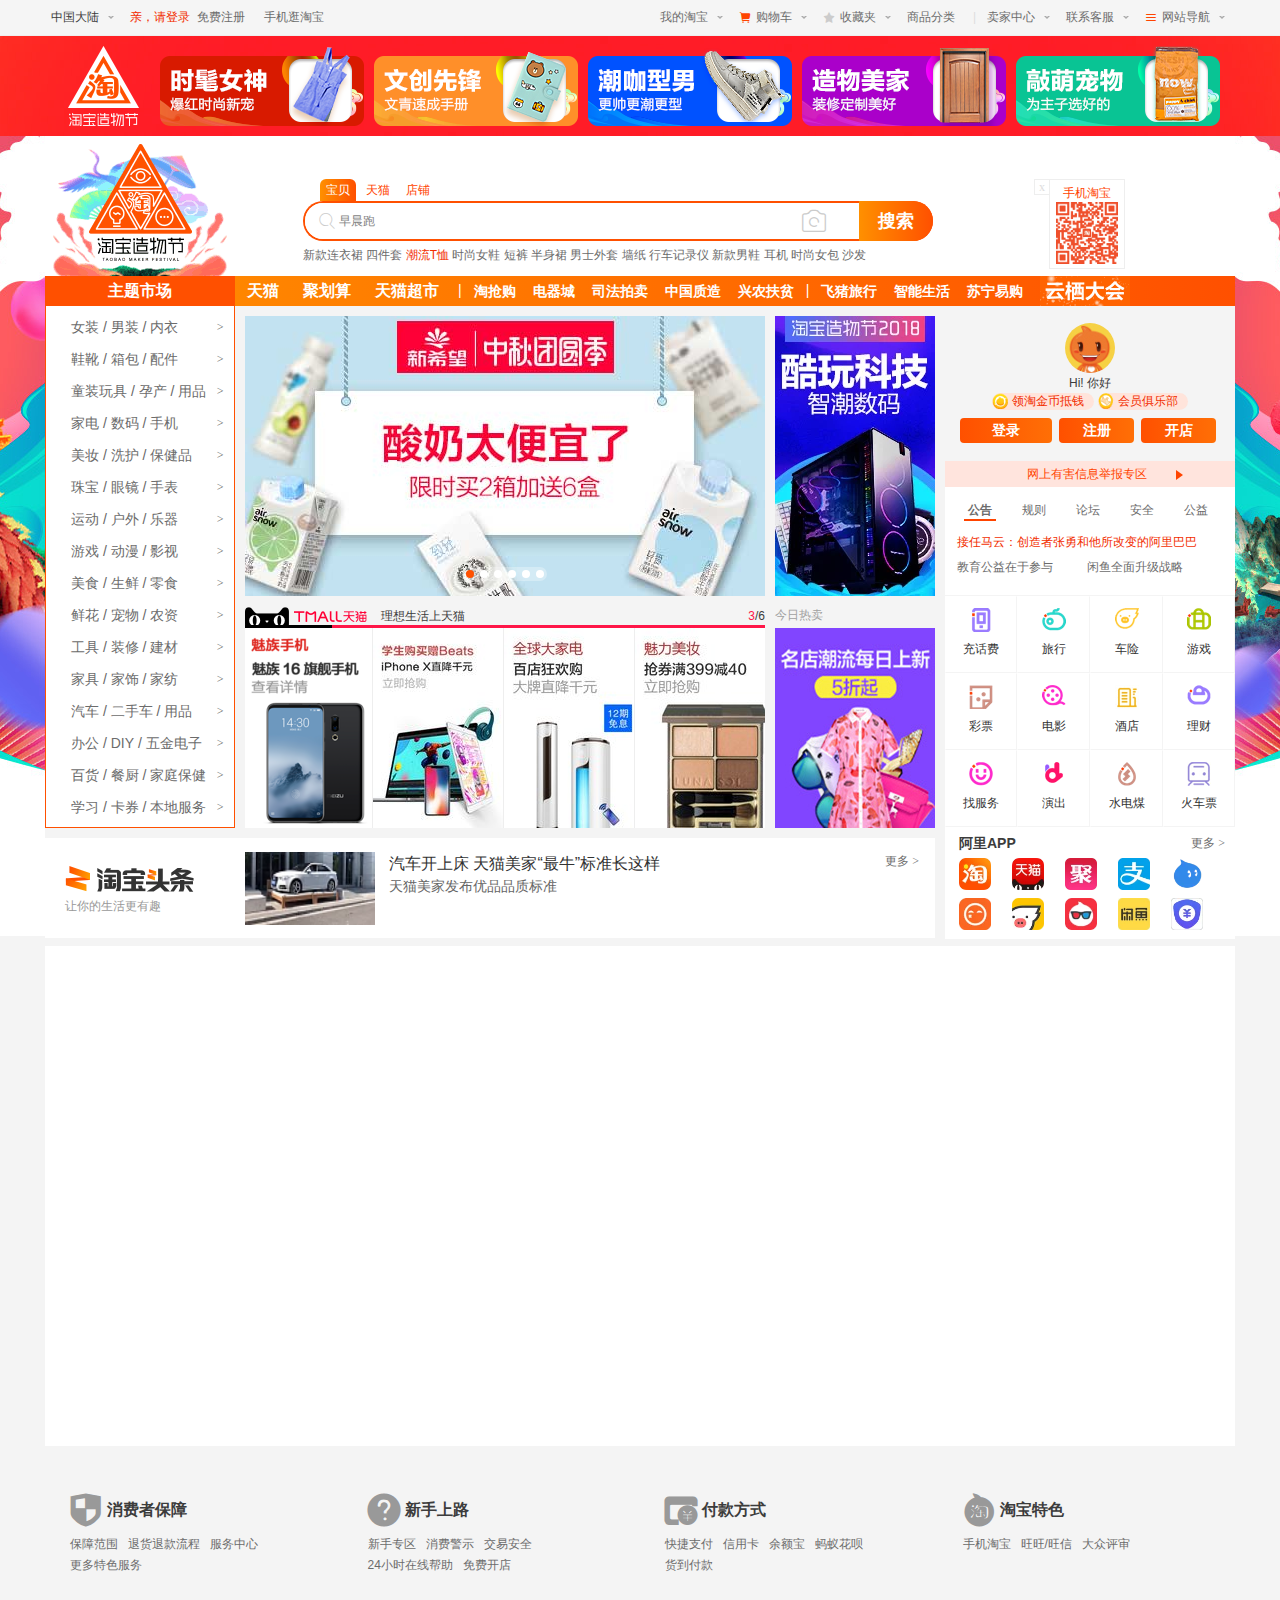
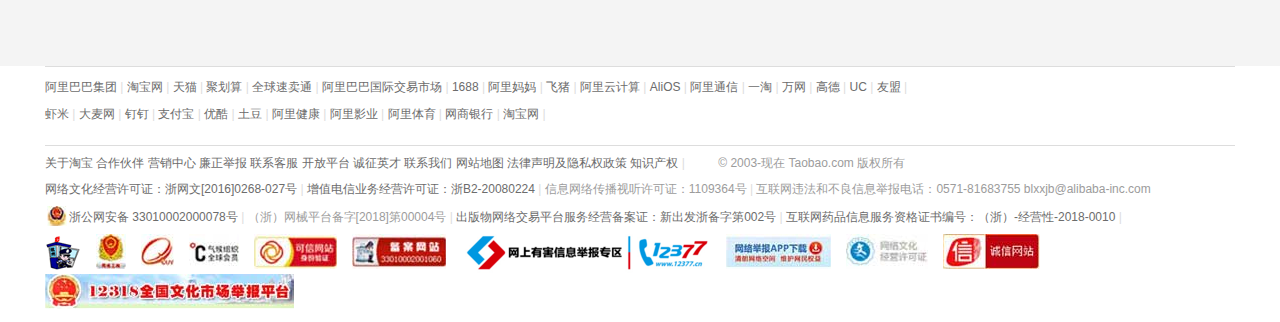
<file: index.html>
<!DOCTYPE html>
<html lang="en">
<head>
    <meta charset="UTF-8">
    <meta name="viewport" content="width=device-width, initial-scale=1.0">
    <meta http-equiv="X-UA-Compatible" content="ie=edge">
    <title>淘宝网 - 淘！我喜欢</title>
    <link rel="shortcut icon" href="favicon.ico" type="image/x-icon">
    <link rel="stylesheet" href="css/base.css">
    <link rel="stylesheet" href="css/index.css">
</head>
<body>
    <!-- top-nav -->
    <div class="top-nav">
        <div class="top-nav-bd c clearfix">
            <!-- site-login -->
            <div class="top-nav-l">
                <ul>
                    <li>
                        <div class="menu-hd">
                            <span class="arrow-light">中国大陆</span>
                        </div>
                    </li>
                    <li>
                        <div class="menu-hd login clearfix">
                            <a href="#" class="login-in h">亲，请登录</a>
                            <a href="#">免费注册</a>
                        </div>
                    </li>
                    <li>
                        <div class="menu-hd">
                            <a href="#">手机逛淘宝</a>
                        </div>
                    </li>
                </ul>
            </div>
            <!-- site-nav -->
            <div class="top-nav-r">
                <ul>
                    <li>
                        <div class="menu-hd">
                            <a href="#" class="arrow-light">我的淘宝</a>
                        </div>
                    </li>
                    <li>
                        <div class="menu-hd">
                            <a href="#" class="arrow-light">
                                <span class="iconfont icon-20gouwuchefill cls"></span>购物车
                            </a>
                        </div>
                    </li>
                    <li>
                        <div class="menu-hd">
                            <a href="#" class="arrow-light">
                                <span class="iconfont icon-start"></span>收藏夹
                            </a>
                        </div>
                    </li>
                    <li>
                        <div class="menu-hd">
                            <a href="#" class="gap">商品分类</a>
                        </div>
                    </li>
                    <li class="pipe">|</li>
                    <li>
                        <div class="menu-hd">
                            <a href="#" class="arrow-light">卖家中心</a>
                        </div>
                    </li>
                    <li>
                        <div class="menu-hd">
                            <a href="#" class="arrow-light">联系客服</a>
                        </div>
                    </li>
                    <li>
                        <div class="menu-hd">
                            <a href="#" class="arrow-light">
                                <span class="iconfont icon-menu cls"></span>
                                网站导航
                            </a>
                        </div>
                    </li>
                </ul>
            </div>
        </div>
    </div>

    <!-- hot-banner -->
    <div class="hot-banner">
        <div class="c clearfix">
            <div class="hot-inner-l">
                <a href="#">
                    <img src="images/zaowujie.png" alt="">
                </a>
                <div class="list-h">
                    <ul>
                        <li><a href="#"><img src="images/h1.png" alt=""></a></li>
                        <li><a href="#"><img src="images/h2.png" alt=""></a></li>
                        <li><a href="#"><img src="images/h3.png" alt=""></a></li>
                        <li><a href="#"><img src="images/h4.png" alt=""></a></li>
                        <li><a href="#"><img src="images/h5.png" alt=""></a></li>
                    </ul>
                </div>
            </div>
        </div>
    </div>

    <!-- header site -->
    <header>
        <div class="header-content c">
            <!-- LOGO部分 -->
            <h1 class="logo">
                <img src="images/logo.gif" alt="">
            </h1>
            <!-- 搜索部分 -->
            <div class="search">
                <div class="search-inner">
                    <div class="search-bd">
                        <!-- 上面的切换栏 -->
                        <div class="search-tab">
                            <ul>
                                <li class="active">
                                    <a href="javascript:;">宝贝</a>
                                </li>
                                <li>
                                    <a href="javascript:;">天猫</a>
                                </li>
                                <li>
                                    <a href="javascript:;">店铺</a>
                                </li>
                            </ul>
                        </div>
                        <!-- 搜索框 -->
                        <div class="search-box clearfix">
                            <div class="search-input">
                                <span class="iconfont icon-search"></span>
                                <input type="text" value="早晨跑">
                                <span class="iconfont icon-xiangji"></span>
                            </div>
                            <div class="search-button">
                                <button>搜索</button>
                            </div>
                        </div>
                        <!-- hot-word -->
                        <div class="hot-word">
                            <a href="#">新款连衣裙</a>
                            <a href="#">四件套</a>
                            <a href="#" class="h">潮流T恤</a>
                            <a href="#">时尚女鞋</a>
                            <a href="#">短裤</a>
                            <a href="#">半身裙</a>
                            <a href="#">男士外套</a>
                            <a href="#">墙纸</a>
                            <a href="#">行车记录仪</a>
                            <a href="#">新款男鞋</a>
                            <a href="#">耳机</a>
                            <a href="#">时尚女包</a>
                            <a href="#">沙发</a>
                        </div>
                    </div>
                </div>
            </div>

            <!-- 二维码 -->
            <div class="erweima">
                <div class="pic-box">
                    <a href="#" class="pic-box-show">
                        <span>手机淘宝</span>
                        <img src="images/erweima.png" alt="">
                    </a>
                    <a href="javascript:;" class="close">x</a>
                </div>
            </div>
        </div>
    </header>

    <!-- container site -->
    <div class="container-site">
        <!-- 首屏导航 -->
        <div class="nav-site c">
            <!-- 活动背景 -->
            <div class="two-adv">
                <img src="images/banner-l.jpg" class="adv-l" alt="">
                <img src="images/banner-r.jpg" class="adv-r" alt="">
            </div>
            <!-- 导航 -->
            <div class="tb-nav">
                <h2>主题市场</h2>
                <ul>
                    <li>
                        <a href="#">天猫</a>
                    </li>
                    <li>
                        <a href="#">聚划算</a>
                    </li>
                    <li>
                        <a href="#">天猫超市</a>
                    </li>
                </ul>
                <ul>
                    <li>|</li>
                    <li>
                        <a href="#">淘抢购</a>
                    </li>
                    <li>
                        <a href="#">电器城</a>
                    </li>
                    <li>
                        <a href="#">司法拍卖</a>
                    </li>
                    <li>
                        <a href="#">中国质造</a>
                    </li>
                    <li>
                        <a href="#">兴农扶贫</a>
                    </li>
                </ul>
                <ul>
                    <li>|</li>
                    <li>
                        <a href="#">飞猪旅行</a>
                    </li>
                    <li>
                        <a href="#">智能生活</a>
                    </li>
                    <li>
                        <a href="#">苏宁易购</a>
                    </li>
                    <li>
                        <a href="#">
                            <img src="images/nav-adv.gif" alt="">
                        </a>
                    </li>
                </ul>
            </div>
        </div>

        <!-- 首屏内容 -->
        <div class="content-site c clearfix">
            <div class="content-left">
                <!-- nav-list -->
                <div class="content-list">
                    <ul>
                        <li>
                            <a href="#">女装</a> /
                            <a href="#">男装</a> /
                            <a href="#">内衣</a>
                            <i> &gt; </i>
                        </li>
                        <li>
                            <a href="#">鞋靴</a> /
                            <a href="#">箱包</a> /
                            <a href="#">配件</a>
                            <i> &gt; </i>
                        </li>
                        <li>
                            <a href="#">童装玩具</a> /
                            <a href="#">孕产</a> /
                            <a href="#">用品</a>
                            <i> &gt; </i>
                        </li>
                        <li>
                            <a href="#">家电</a> /
                            <a href="#">数码</a> /
                            <a href="#">手机</a>
                            <i> &gt; </i>
                        </li>
                        <li>
                            <a href="#">美妆</a> /
                            <a href="#">洗护</a> /
                            <a href="#">保健品</a>
                            <i> &gt; </i>
                        </li>
                        <li>
                            <a href="#">珠宝</a> /
                            <a href="#">眼镜</a> /
                            <a href="#">手表</a>
                            <i> &gt; </i>
                        </li>
                        <li>
                            <a href="#">运动</a> /
                            <a href="#">户外</a> /
                            <a href="#">乐器</a>
                            <i> &gt; </i>
                        </li>
                        <li>
                            <a href="#">游戏</a> /
                            <a href="#">动漫</a> /
                            <a href="#">影视</a>
                            <i> &gt; </i>
                        </li>
                        <li>
                            <a href="#">美食</a> /
                            <a href="#">生鲜</a> /
                            <a href="#">零食</a>
                            <i> &gt; </i>
                        </li>
                        <li>
                            <a href="#">鲜花</a> /
                            <a href="#">宠物</a> /
                            <a href="#">农资</a>
                            <i> &gt; </i>
                        </li>
                        <li>
                            <a href="#">工具</a> /
                            <a href="#">装修</a> /
                            <a href="#">建材</a>
                            <i> &gt; </i>
                        </li>
                        <li>
                            <a href="#">家具</a> /
                            <a href="#">家饰</a> /
                            <a href="#">家纺</a>
                            <i> &gt; </i>
                        </li>
                        <li>
                            <a href="#">汽车</a> /
                            <a href="#">二手车</a> /
                            <a href="#">用品</a>
                            <i> &gt; </i>
                        </li>
                        <li>
                            <a href="#">办公</a> /
                            <a href="#">DIY</a> /
                            <a href="#">五金电子</a>
                            <i> &gt; </i>
                        </li>
                        <li>
                            <a href="#">百货</a> /
                            <a href="#">餐厨</a> /
                            <a href="#">家庭保健</a>
                            <i> &gt; </i>
                        </li>
                        <li>
                            <a href="#">学习</a> /
                            <a href="#">卡券</a> /
                            <a href="#">本地服务</a>
                            <i> &gt; </i>
                        </li>
                    </ul>
                </div>

                <!-- core -->
                <div class="core">
                    <div class="banner">
                        <ul>
                            <li><a href="#"><img src="images/TB1tBr7xb3nBKNjSZFMSuuUSFXa.jpg" alt=""></a></li>
                        </ul>
                        <ol>
                            <li class="cur"></li>
                            <li></li>
                            <li></li>
                            <li></li>
                            <li></li>
                            <li></li>
                        </ol>
                        <div class="arrow">
                            <a href="javascript:;" id="arr_left"> &lt; </a>
                            <a href="javascript:;" id="arr_right"> &gt; </a>
                        </div>
                    </div>

                    <div class="t-nav">
                        <div class="t-nav-pic"></div>
                        <span>理想生活上天猫</span>
                        <p><span class="t-num">3</span>/<span>6</span></p>
                        <ul class="t-line">
                            <li class="t-sel"></li>
                            <li></li>
                            <li></li>
                            <li></li>
                            <li></li>
                            <li></li>
                        </ul>
                    </div>
                    <div class="s-banner clearfix">
                        <ul>
                            <li>
                                <a href="#">
                                    <img src="images/tm-01.jpg" alt="">
                                </a>
                                <a href="#">
                                    <img src="images/tm-02.jpg" alt="">
                                </a>
                                <a href="#">
                                    <img src="images/tm-03.jpg" alt="">
                                </a>
                                <a href="#">
                                    <img src="images/tm-04.jpg" alt="">
                                </a>
                            </li>
                        </ul>
                        <div class="arrow">
                            <a href="javascript:;" id="arr_left"> &lt; </a>
                            <a href="javascript:;" id="arr_right"> &gt; </a>
                        </div>
                    </div>
                </div>

                <!-- sub-cloumn -->
                <div class="sub-cloumn">
                    <img src="images/TB1VmGql4tnkeRjSZSgXXXAuXXa-160-280.jpg_290x290q90.jpg_.webp" alt="">
                    <p>今日热卖</p>
                    <img src="images/TB1j4LLKpXXXXcbaXXXSutbFXXX.jpg" alt="">
                </div>

                <!-- 淘宝头条 -->
                <div class="head-line">
                    <h3><p>让你的生活更有趣</p></h3>
                    <a href="#" class="more">更多 &gt;</a>
                    <div class="head-line-bd">
                        <ul>
                            <li>
                                <dl>
                                    <dt><img src="images/car-tou.webp" alt=""></dt>
                                    <dd>
                                        <h4><a href="#">汽车开上床 天猫美家“最牛”标准长这样</a></h4>
                                        <p>天猫美家发布优品品质标准</p>
                                    </dd>
                                </dl>
                            </li>
                        </ul>
                    </div>
                </div>
            </div>

            <div class="content-right">
                <!-- 用户模块 -->
                <div class="user-site">
                    <div class="user-hd">
                        <div class="touxiang">
                            <a href="#">
                                <img src="images/user-tao.jpg" alt="">
                            </a>
                        </div>
                        <span class="user-sayHi">Hi! 你好</span>
                        <p>
                            <a href="#" class="h"><span class="tjb-ico"></span>领淘金币抵钱</a>
                            <a href="#" class="h"><span class="hy-ico"></span>会员俱乐部</a>
                        </p>
                        <div class="user-btn">
                            <div class="user-btn-sub">
                                <input type="button" value="登录" class="login-btn">
                                <input type="button" value="注册" class="register-btn">
                                <input type="button" value="开店" class="kaidian-btn">
                            </div>
                        </div>
                    </div>
                </div>
                <!-- 有害信息举报 -->
                <div class="tip-info">
                    <a href="#">网上有害信息举报专区 <span></span></a>
                </div>
                <!-- tab选项卡新闻 -->
                <div class="notice">
                    <ul class="notice-hd clearfix">
                        <li class="active"><a href="#">公告</a></li>
                        <li><a href="#">规则</a></li>
                        <li><a href="#">论坛</a></li>
                        <li><a href="#">安全</a></li>
                        <li><a href="#">公益</a></li>
                    </ul>
                    <div class="notice-bd">
                        <ul>
                            <li class="first-n"><a href="#" class="h">接任马云：创造者张勇和他所改变的阿里巴巴</a></li>
                            <li><a href="#"">教育公益在于参与</a></li>
                            <li><a href="#"">闲鱼全面升级战略</a></li>
                        </ul>
                    </div>
                </div>
                <!-- 功能表格分类模块 -->
                <div class="tb-moudle">
                    <ul>
                        <li class="min">
                            <a href="#">
                                <span></span>
                                <p>充话费</p>
                            </a>
                        </li>
                        <li>
                            <a href="#">
                                <span></span>
                                <p>旅行</p>
                            </a>
                        </li>
                        <li>
                            <a href="#">
                                <span></span>
                                <p>车险</p>
                            </a>
                        </li>
                        <li class="min">
                            <a href="#">
                                <span></span>
                                <p>游戏</p>
                            </a>
                        </li>
                        <li class="min">
                            <a href="#">
                                <span></span>
                                <p>彩票</p>
                            </a>
                        </li>
                        <li>
                            <a href="#">
                                <span></span>
                                <p>电影</p>
                            </a>
                        </li>
                        <li>
                            <a href="#">
                                <span></span>
                                <p>酒店</p>
                            </a>
                        </li>
                        <li class="min">
                            <a href="#">
                                <span></span>
                                <p>理财</p>
                            </a>
                        </li>
                        <li class="min">
                            <a href="#">
                                <span></span>
                                <p>找服务</p>
                            </a>
                        </li>
                        <li>
                            <a href="#">
                                <span></span>
                                <p>演出</p>
                            </a>
                        </li>
                        <li>
                            <a href="#">
                                <span></span>
                                <p>水电煤</p>
                            </a>
                        </li>
                        <li class="min">
                            <a href="#">
                                <span></span>
                                <p>火车票</p>
                            </a>
                        </li>
                    </ul>
                </div>
                <!-- app模块 -->
                <div class="tb-app">
                    <h3>阿里APP <a href="#">更多 &gt;</a></h3>
                    <ul>
                        <li><a href="#"><img src="images/app-taobao.webp" alt=""></a></li>
                        <li><a href="#"><img src="images/app-tianmao.webp" alt=""></a></li>
                        <li><a href="#"><img src="images/app-juhuasuan.webp" alt=""></a></li>
                        <li><a href="#"><img src="images/app-zhifubao.webp" alt=""></a></li>
                        <li><a href="#"><img src="images/app-aliwangwang.webp" alt=""></a></li>
                        <li><a href="#"><img src="images/app-tudou.webp" alt=""></a></li>
                        <li><a href="#"><img src="images/app-feizhu.webp" alt=""></a></li>
                        <li><a href="#"><img src="images/app-taopiaopiao.webp" alt=""></a></li>
                        <li><a href="#"><img src="images/app-xianyu.webp" alt=""></a></li>
                        <li><a href="#"><img src="images/app-qiandun.webp" alt=""></a></li>
                    </ul>
                </div>
            </div>
        </div>
    </div>

    <div class="main c"></div>

    <!-- bottom site -->
    <div class="layer c">
        <ul>
            <li class="last-layer-item">
                <h4><span class="iconfont icon-xiaofeizhebaozhang"></span>消费者保障</h4>
                <ul>
                    <li><a href="#">保障范围</a></li>
                    <li><a href="#">退货退款流程</a></li>
                    <li><a href="#">服务中心</a></li>
                    <li><a href="#">更多特色服务</a></li>
                </ul>
            </li>
            <li class="last-layer-item">
                <h4><span class="iconfont icon-xinshoushanglu"></span>新手上路</h4>
                <ul>
                    <li><a href="#">新手专区</a></li>
                    <li><a href="#">消费警示</a></li>
                    <li><a href="#">交易安全</a></li>
                    <li><a href="#">24小时在线帮助</a></li>
                    <li><a href="#">免费开店</a></li>
                </ul>
            </li>
            <li class="last-layer-item">
                <h4><span class="iconfont icon-fukuanfangshi"></span>付款方式</h4>
                <ul>
                    <li><a href="#">快捷支付</a></li>
                    <li><a href="#">信用卡</a></li>
                    <li><a href="#">余额宝</a></li>
                    <li><a href="#">蚂蚁花呗</a></li>
                    <li><a href="#">货到付款</a></li>
                </ul>
            </li>
            <li class="last-layer-item">
                <h4><span class="iconfont icon-taobaotese"></span>淘宝特色</h4>
                <ul>
                    <li><a href="#">手机淘宝</a></li>
                    <li><a href="#">旺旺/旺信</a></li>
                    <li><a href="#">大众评审</a></li>
                </ul>
            </li>
        </ul>
    </div>
    <!-- footer -->
    <div class="footer">
        <div class="c">
            <div class="footer-hd">
                <p>
                    <a href="#">阿里巴巴集团</a> <span>|</span>
                    <a href="#">淘宝网</a> <span>|</span>
                    <a href="#">天猫</a> <span>|</span>
                    <a href="#">聚划算</a> <span>|</span>
                    <a href="#">全球速卖通</a> <span>|</span>
                    <a href="#">阿里巴巴国际交易市场</a> <span>|</span>
                    <a href="#">1688</a> <span>|</span>
                    <a href="#">阿里妈妈</a> <span>|</span>
                    <a href="#">飞猪</a> <span>|</span>
                    <a href="#">阿里云计算</a> <span>|</span>
                    <a href="#">AliOS</a> <span>|</span>
                    <a href="#">阿里通信</a> <span>|</span>
                    <a href="#">一淘</a> <span>|</span>
                    <a href="#">万网</a> <span>|</span>
                    <a href="#">高德</a> <span>|</span>
                    <a href="#">UC</a> <span>|</span>
                    <a href="#">友盟</a> <span>|</span> <br>
                    <a href="#">虾米</a> <span>|</span>
                    <a href="#">大麦网</a> <span>|</span>
                    <a href="#">钉钉</a> <span>|</span>
                    <a href="#">支付宝</a> <span>|</span>
                    <a href="#">优酷</a> <span>|</span>
                    <a href="#">土豆</a> <span>|</span>
                    <a href="#">阿里健康</a> <span>|</span>
                    <a href="#">阿里影业</a> <span>|</span>
                    <a href="#">阿里体育</a> <span>|</span>
                    <a href="#">网商银行</a> <span>|</span>
                    <a href="#">淘宝网</a> <span>|</span>
                </p>
            </div>
            <div class="footer-bd">
                <p>
                    <a href="#">关于淘宝</a> 
                    <a href="#">合作伙伴</a> 
                    <a href="#">营销中心</a> 
                    <a href="#">廉正举报</a> 
                    <a href="#">联系客服</a> 
                    <a href="#">开放平台</a> 
                    <a href="#">诚征英才</a> 
                    <a href="#">联系我们</a> 
                    <a href="#">网站地图</a> 
                    <a href="#">法律声明及隐私权政策</a> 
                    <a href="#">知识产权</a> 
                    <span>|</span>
                    <em> &copy; 2003-现在 Taobao.com 版权所有</em>
                </p>
                <p>
                    <a href="#">网络文化经营许可证：浙网文[2016]0268-027号</a> <span>|</span>
                    <a href="#">增值电信业务经营许可证：浙B2-20080224</a> <span>|</span>
                    <em>信息网络传播视听许可证：1109364号</em> <span>|</span>
                    <em>互联网违法和不良信息举报电话：0571-81683755 blxxjb@alibaba-inc.com</em>
                </p>
                <p>
                    <a href="#"><i class="wangjing"></i>浙公网安备 33010002000078号</a> <span>|</span>
                    <em>（浙）网械平台备字[2018]第00004号</em> <span>|</span>
                    <a href="#">出版物网络交易平台服务经营备案证：新出发浙备字第002号</a> <span>|</span>
                    <a href="#">互联网药品信息服务资格证书编号：（浙）-经营性-2018-0010</a> <span>|</span>
                </p>
                <p>
                    <a href="#"><i></i></a>
                    <a href="#"><i></i></a>
                    <a href="#"><i></i></a>
                    <a href="#"><i></i></a>
                    <a href="#"><i></i></a>
                    <a href="#"><i></i></a>
                    <a href="#"><i></i></a>
                    <a href="#"><i></i></a>
                    <a href="#"><i></i></a>
                    <a href="#"><i></i></a>
                    <a href="#"><i></i></a>
                </p>
            </div>
            <div class="footer-ft"></div>
        </div>
    </div>
</body>
</html>
</file>
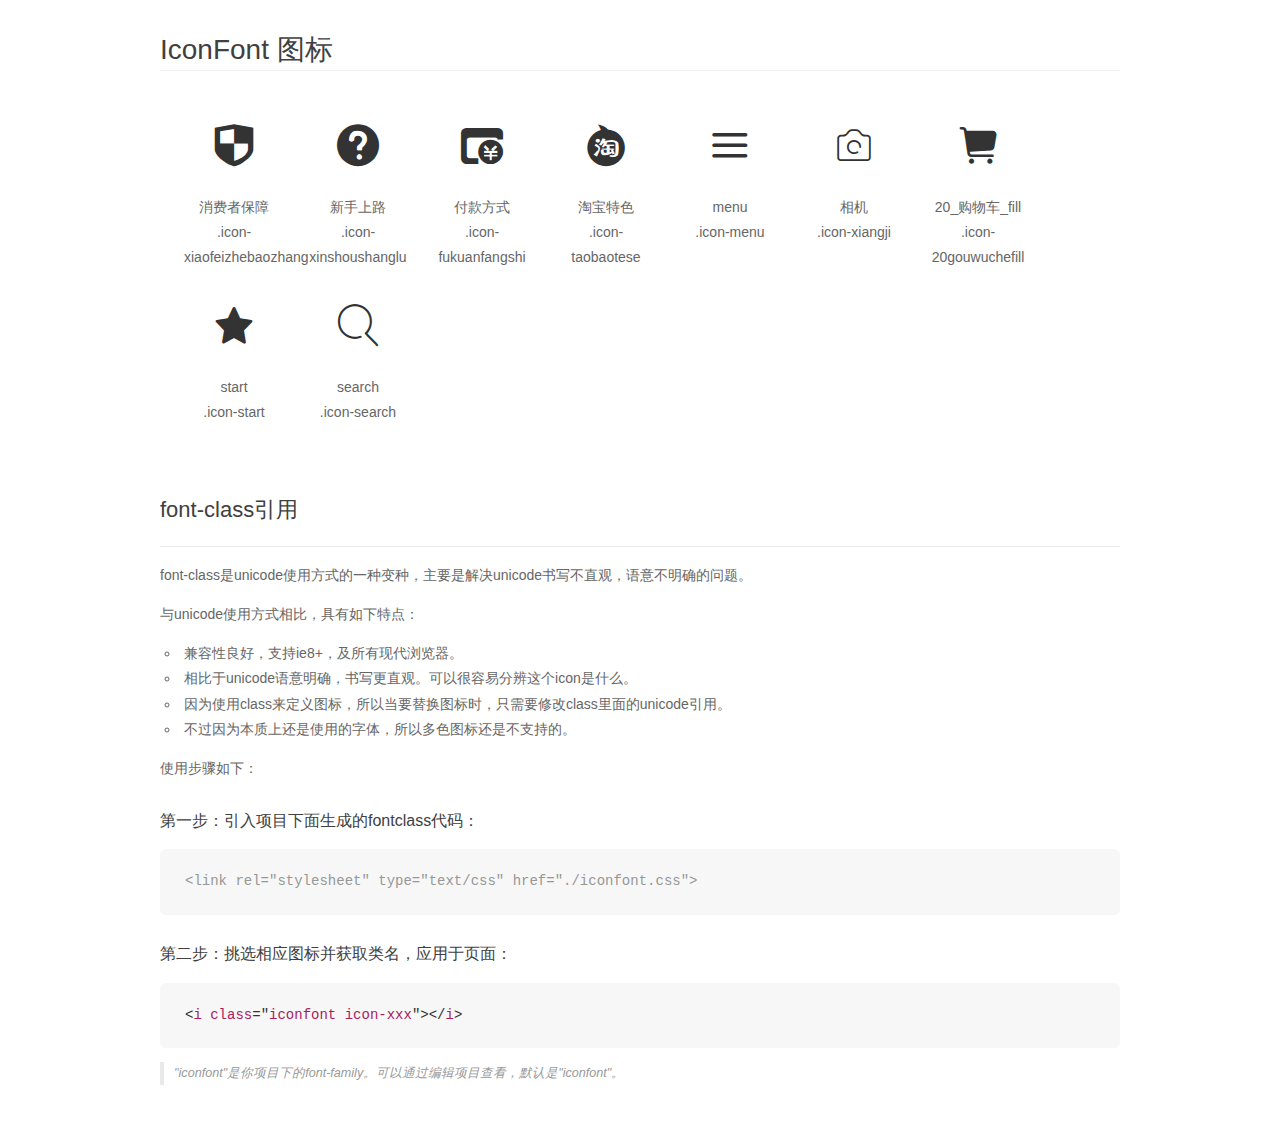
<file: fonts/demo_fontclass.html>
<!DOCTYPE html>
<html>
<head>
    <meta charset="utf-8"/>
    <title>IconFont</title>
    <link rel="stylesheet" href="demo.css">
    <link rel="stylesheet" href="iconfont.css">
</head>
<body>
    <div class="main markdown">
        <h1>IconFont 图标</h1>
        <ul class="icon_lists clear">
            
                <li>
                <i class="icon iconfont icon-xiaofeizhebaozhang"></i>
                    <div class="name">消费者保障</div>
                    <div class="fontclass">.icon-xiaofeizhebaozhang</div>
                </li>
            
                <li>
                <i class="icon iconfont icon-xinshoushanglu"></i>
                    <div class="name">新手上路</div>
                    <div class="fontclass">.icon-xinshoushanglu</div>
                </li>
            
                <li>
                <i class="icon iconfont icon-fukuanfangshi"></i>
                    <div class="name">付款方式</div>
                    <div class="fontclass">.icon-fukuanfangshi</div>
                </li>
            
                <li>
                <i class="icon iconfont icon-taobaotese"></i>
                    <div class="name">淘宝特色</div>
                    <div class="fontclass">.icon-taobaotese</div>
                </li>
            
                <li>
                <i class="icon iconfont icon-menu"></i>
                    <div class="name">menu</div>
                    <div class="fontclass">.icon-menu</div>
                </li>
            
                <li>
                <i class="icon iconfont icon-xiangji"></i>
                    <div class="name">相机</div>
                    <div class="fontclass">.icon-xiangji</div>
                </li>
            
                <li>
                <i class="icon iconfont icon-20gouwuchefill"></i>
                    <div class="name">20_购物车_fill</div>
                    <div class="fontclass">.icon-20gouwuchefill</div>
                </li>
            
                <li>
                <i class="icon iconfont icon-start"></i>
                    <div class="name">start</div>
                    <div class="fontclass">.icon-start</div>
                </li>
            
                <li>
                <i class="icon iconfont icon-search"></i>
                    <div class="name">search</div>
                    <div class="fontclass">.icon-search</div>
                </li>
            
        </ul>

        <h2 id="font-class-">font-class引用</h2>
        <hr>

        <p>font-class是unicode使用方式的一种变种，主要是解决unicode书写不直观，语意不明确的问题。</p>
        <p>与unicode使用方式相比，具有如下特点：</p>
        <ul>
        <li>兼容性良好，支持ie8+，及所有现代浏览器。</li>
        <li>相比于unicode语意明确，书写更直观。可以很容易分辨这个icon是什么。</li>
        <li>因为使用class来定义图标，所以当要替换图标时，只需要修改class里面的unicode引用。</li>
        <li>不过因为本质上还是使用的字体，所以多色图标还是不支持的。</li>
        </ul>
        <p>使用步骤如下：</p>
        <h3 id="-fontclass-">第一步：引入项目下面生成的fontclass代码：</h3>


        <pre><code class="lang-js hljs javascript"><span class="hljs-comment">&lt;link rel="stylesheet" type="text/css" href="./iconfont.css"&gt;</span></code></pre>
        <h3 id="-">第二步：挑选相应图标并获取类名，应用于页面：</h3>
        <pre><code class="lang-css hljs">&lt;<span class="hljs-selector-tag">i</span> <span class="hljs-selector-tag">class</span>="<span class="hljs-selector-tag">iconfont</span> <span class="hljs-selector-tag">icon-xxx</span>"&gt;&lt;/<span class="hljs-selector-tag">i</span>&gt;</code></pre>
        <blockquote>
        <p>"iconfont"是你项目下的font-family。可以通过编辑项目查看，默认是"iconfont"。</p>
        </blockquote>
    </div>
</body>
</html>
</file>
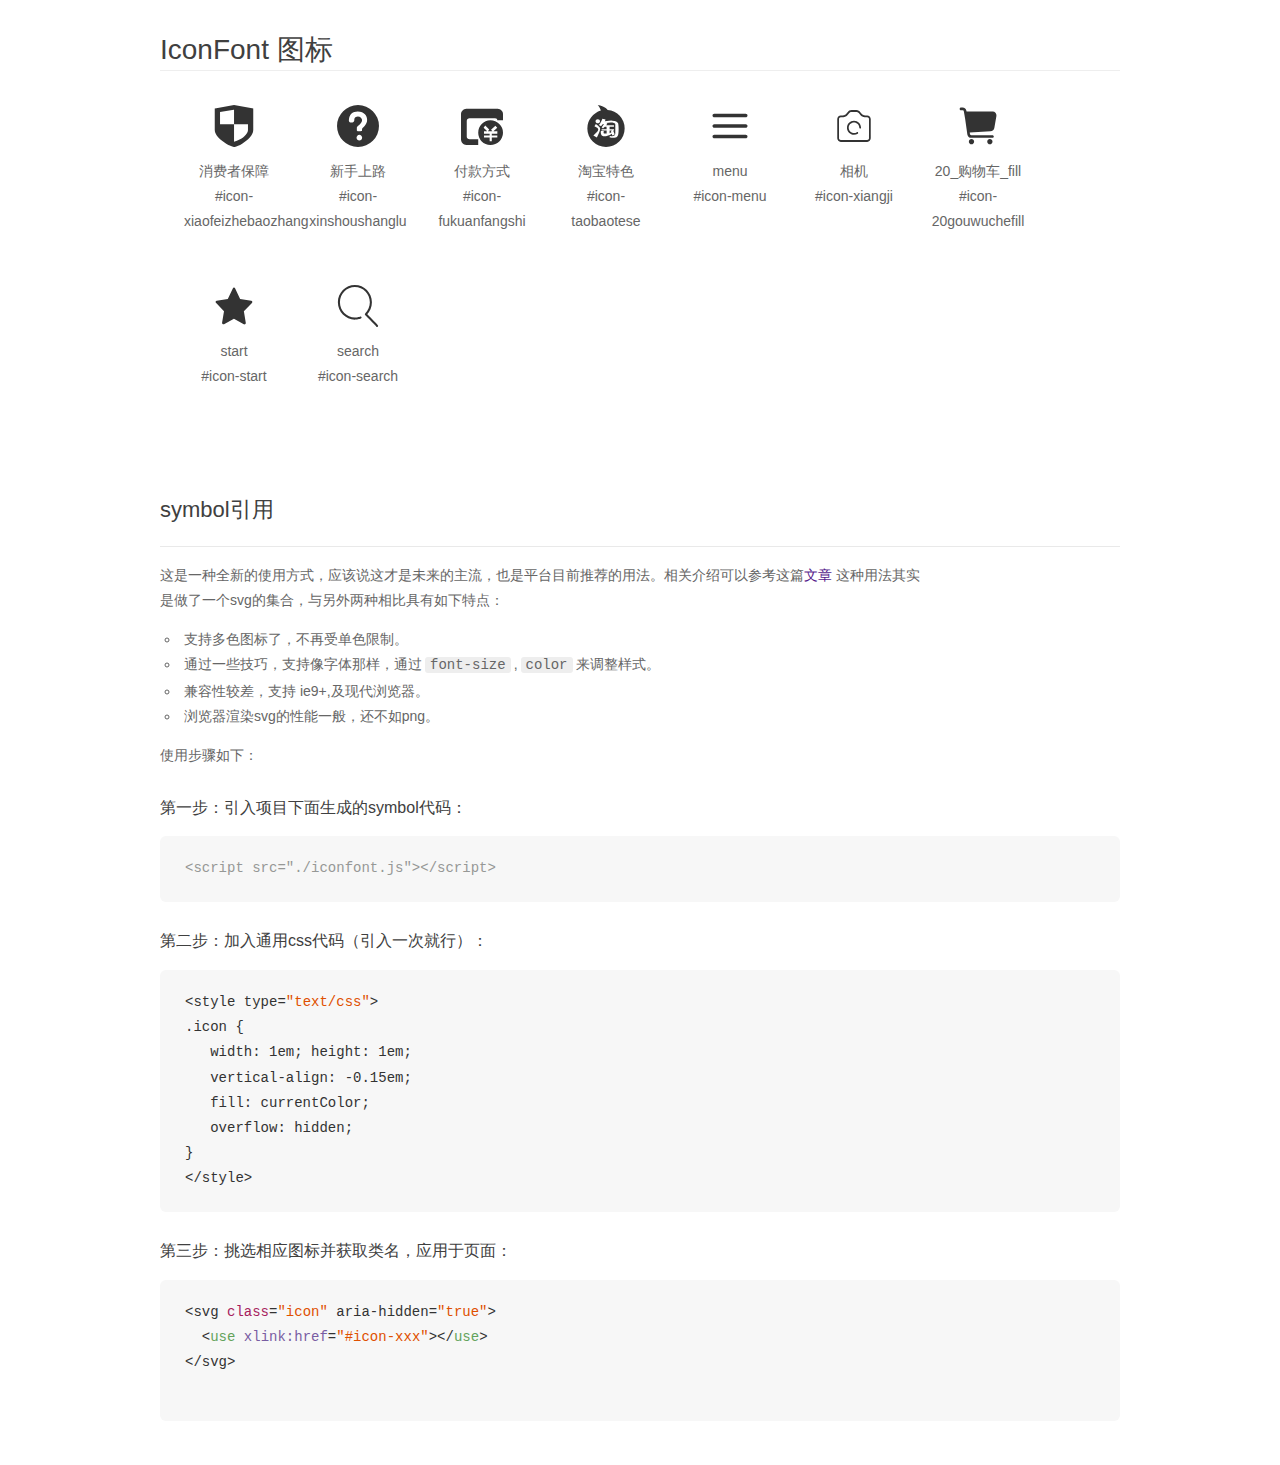
<file: fonts/demo_symbol.html>
<!DOCTYPE html>
<html>
<head>
    <meta charset="utf-8"/>
    <title>IconFont</title>
    <link rel="stylesheet" href="demo.css">
    <script src="iconfont.js"></script>

    <style type="text/css">
        .icon {
          /* 通过设置 font-size 来改变图标大小 */
          width: 1em; height: 1em;
          /* 图标和文字相邻时，垂直对齐 */
          vertical-align: -0.15em;
          /* 通过设置 color 来改变 SVG 的颜色/fill */
          fill: currentColor;
          /* path 和 stroke 溢出 viewBox 部分在 IE 下会显示
             normalize.css 中也包含这行 */
          overflow: hidden;
        }

    </style>
</head>
<body>
    <div class="main markdown">
        <h1>IconFont 图标</h1>
        <ul class="icon_lists clear">
            
                <li>
                    <svg class="icon" aria-hidden="true">
                        <use xlink:href="#icon-xiaofeizhebaozhang"></use>
                    </svg>
                    <div class="name">消费者保障</div>
                    <div class="fontclass">#icon-xiaofeizhebaozhang</div>
                </li>
            
                <li>
                    <svg class="icon" aria-hidden="true">
                        <use xlink:href="#icon-xinshoushanglu"></use>
                    </svg>
                    <div class="name">新手上路</div>
                    <div class="fontclass">#icon-xinshoushanglu</div>
                </li>
            
                <li>
                    <svg class="icon" aria-hidden="true">
                        <use xlink:href="#icon-fukuanfangshi"></use>
                    </svg>
                    <div class="name">付款方式</div>
                    <div class="fontclass">#icon-fukuanfangshi</div>
                </li>
            
                <li>
                    <svg class="icon" aria-hidden="true">
                        <use xlink:href="#icon-taobaotese"></use>
                    </svg>
                    <div class="name">淘宝特色</div>
                    <div class="fontclass">#icon-taobaotese</div>
                </li>
            
                <li>
                    <svg class="icon" aria-hidden="true">
                        <use xlink:href="#icon-menu"></use>
                    </svg>
                    <div class="name">menu</div>
                    <div class="fontclass">#icon-menu</div>
                </li>
            
                <li>
                    <svg class="icon" aria-hidden="true">
                        <use xlink:href="#icon-xiangji"></use>
                    </svg>
                    <div class="name">相机</div>
                    <div class="fontclass">#icon-xiangji</div>
                </li>
            
                <li>
                    <svg class="icon" aria-hidden="true">
                        <use xlink:href="#icon-20gouwuchefill"></use>
                    </svg>
                    <div class="name">20_购物车_fill</div>
                    <div class="fontclass">#icon-20gouwuchefill</div>
                </li>
            
                <li>
                    <svg class="icon" aria-hidden="true">
                        <use xlink:href="#icon-start"></use>
                    </svg>
                    <div class="name">start</div>
                    <div class="fontclass">#icon-start</div>
                </li>
            
                <li>
                    <svg class="icon" aria-hidden="true">
                        <use xlink:href="#icon-search"></use>
                    </svg>
                    <div class="name">search</div>
                    <div class="fontclass">#icon-search</div>
                </li>
            
        </ul>


        <h2 id="symbol-">symbol引用</h2>
        <hr>

        <p>这是一种全新的使用方式，应该说这才是未来的主流，也是平台目前推荐的用法。相关介绍可以参考这篇<a href="">文章</a>
        这种用法其实是做了一个svg的集合，与另外两种相比具有如下特点：</p>
        <ul>
          <li>支持多色图标了，不再受单色限制。</li>
          <li>通过一些技巧，支持像字体那样，通过<code>font-size</code>,<code>color</code>来调整样式。</li>
          <li>兼容性较差，支持 ie9+,及现代浏览器。</li>
          <li>浏览器渲染svg的性能一般，还不如png。</li>
        </ul>
        <p>使用步骤如下：</p>
        <h3 id="-symbol-">第一步：引入项目下面生成的symbol代码：</h3>
        <pre><code class="lang-js hljs javascript"><span class="hljs-comment">&lt;script src="./iconfont.js"&gt;&lt;/script&gt;</span></code></pre>
        <h3 id="-css-">第二步：加入通用css代码（引入一次就行）：</h3>
        <pre><code class="lang-js hljs javascript">&lt;style type=<span class="hljs-string">"text/css"</span>&gt;
.icon {
   width: <span class="hljs-number">1</span>em; height: <span class="hljs-number">1</span>em;
   vertical-align: <span class="hljs-number">-0.15</span>em;
   fill: currentColor;
   overflow: hidden;
}
&lt;<span class="hljs-regexp">/style&gt;</span></code></pre>
        <h3 id="-">第三步：挑选相应图标并获取类名，应用于页面：</h3>
        <pre><code class="lang-js hljs javascript">&lt;svg <span class="hljs-class"><span class="hljs-keyword">class</span></span>=<span class="hljs-string">"icon"</span> aria-hidden=<span class="hljs-string">"true"</span>&gt;<span class="xml"><span class="hljs-tag">
  &lt;<span class="hljs-name">use</span> <span class="hljs-attr">xlink:href</span>=<span class="hljs-string">"#icon-xxx"</span>&gt;</span><span class="hljs-tag">&lt;/<span class="hljs-name">use</span>&gt;</span>
</span>&lt;<span class="hljs-regexp">/svg&gt;
        </span></code></pre>
    </div>
</body>
</html>
</file>
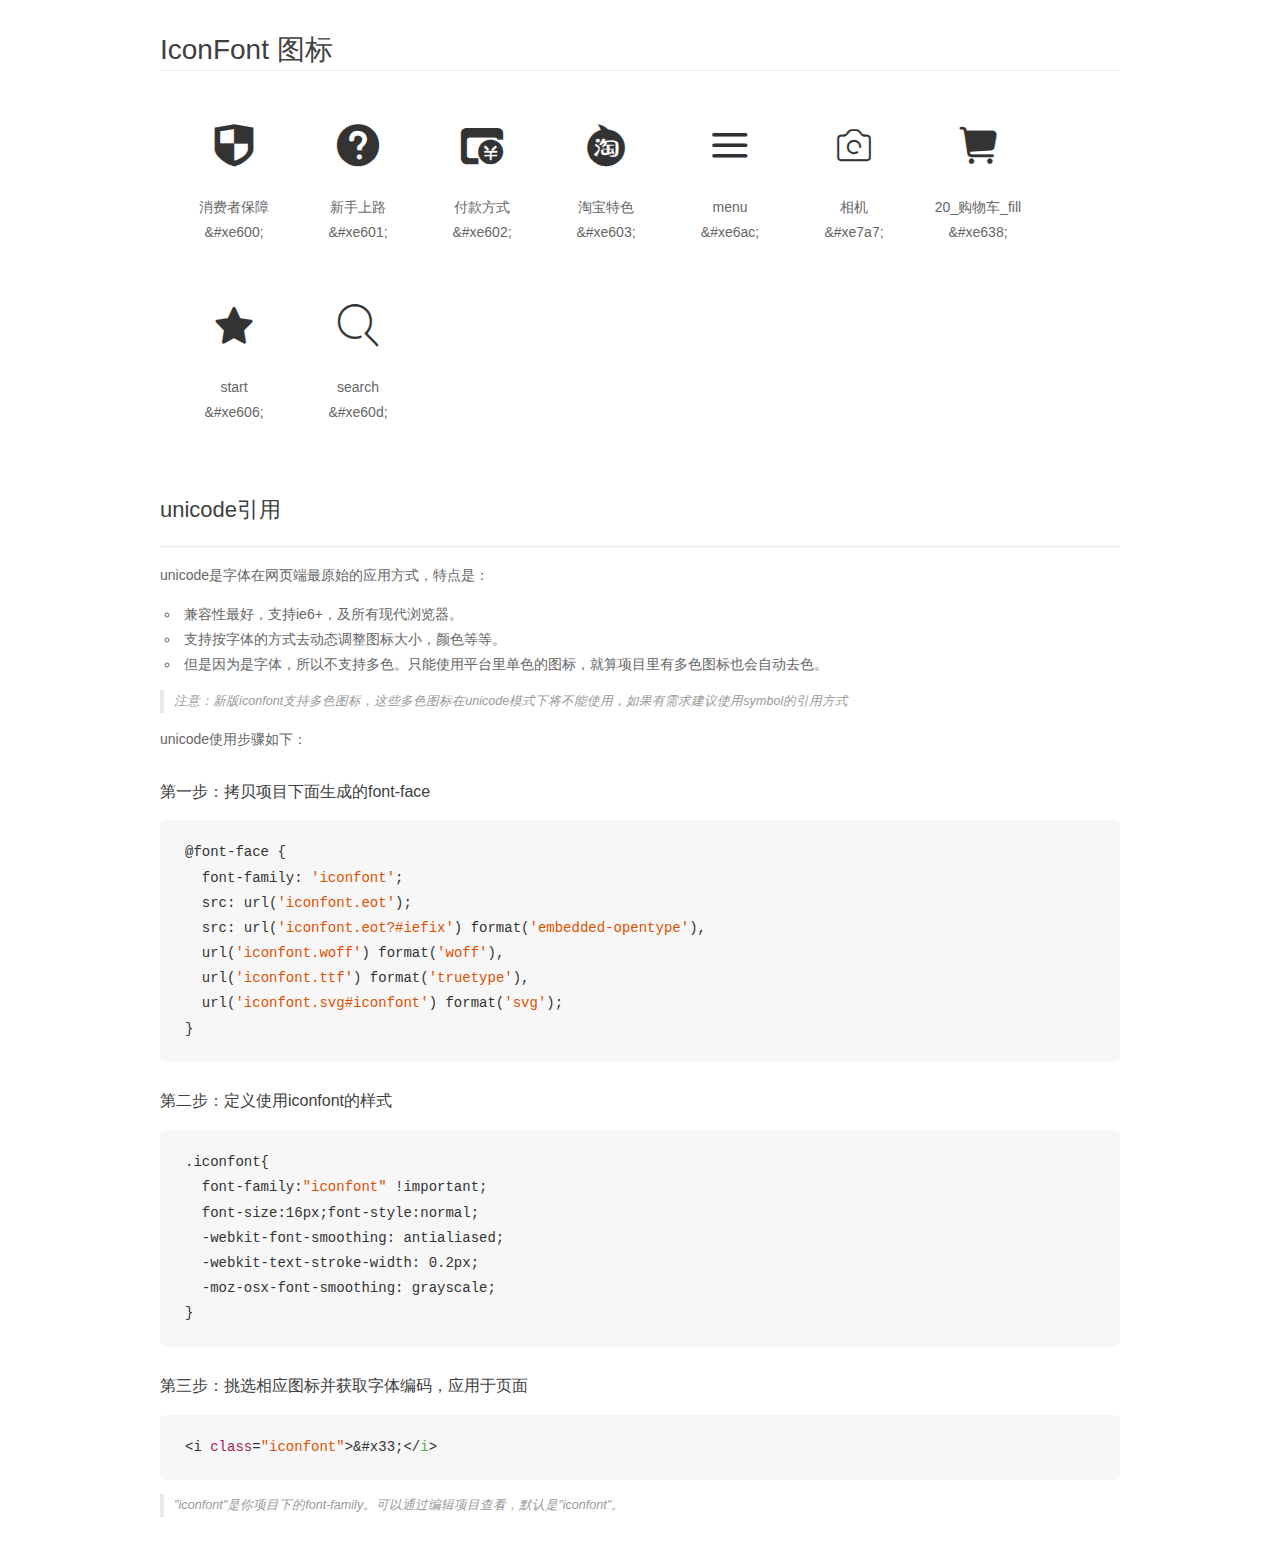
<file: fonts/demo_unicode.html>
<!DOCTYPE html>
<html>
<head>
    <meta charset="utf-8"/>
    <title>IconFont</title>
    <link rel="stylesheet" href="demo.css">

    <style type="text/css">

        @font-face {font-family: "iconfont";
          src: url('iconfont.eot'); /* IE9*/
          src: url('iconfont.eot#iefix') format('embedded-opentype'), /* IE6-IE8 */
          url('iconfont.woff') format('woff'), /* chrome, firefox */
          url('iconfont.ttf') format('truetype'), /* chrome, firefox, opera, Safari, Android, iOS 4.2+*/
          url('iconfont.svg#iconfont') format('svg'); /* iOS 4.1- */
        }

        .iconfont {
          font-family:"iconfont" !important;
          font-size:16px;
          font-style:normal;
          -webkit-font-smoothing: antialiased;
          -webkit-text-stroke-width: 0.2px;
          -moz-osx-font-smoothing: grayscale;
        }

    </style>
</head>
<body>
    <div class="main markdown">
        <h1>IconFont 图标</h1>
        <ul class="icon_lists clear">
            
                <li>
                <i class="icon iconfont">&#xe600;</i>
                    <div class="name">消费者保障</div>
                    <div class="code">&amp;#xe600;</div>
                </li>
            
                <li>
                <i class="icon iconfont">&#xe601;</i>
                    <div class="name">新手上路</div>
                    <div class="code">&amp;#xe601;</div>
                </li>
            
                <li>
                <i class="icon iconfont">&#xe602;</i>
                    <div class="name">付款方式</div>
                    <div class="code">&amp;#xe602;</div>
                </li>
            
                <li>
                <i class="icon iconfont">&#xe603;</i>
                    <div class="name">淘宝特色</div>
                    <div class="code">&amp;#xe603;</div>
                </li>
            
                <li>
                <i class="icon iconfont">&#xe6ac;</i>
                    <div class="name">menu</div>
                    <div class="code">&amp;#xe6ac;</div>
                </li>
            
                <li>
                <i class="icon iconfont">&#xe7a7;</i>
                    <div class="name">相机</div>
                    <div class="code">&amp;#xe7a7;</div>
                </li>
            
                <li>
                <i class="icon iconfont">&#xe638;</i>
                    <div class="name">20_购物车_fill</div>
                    <div class="code">&amp;#xe638;</div>
                </li>
            
                <li>
                <i class="icon iconfont">&#xe606;</i>
                    <div class="name">start</div>
                    <div class="code">&amp;#xe606;</div>
                </li>
            
                <li>
                <i class="icon iconfont">&#xe60d;</i>
                    <div class="name">search</div>
                    <div class="code">&amp;#xe60d;</div>
                </li>
            
        </ul>
        <h2 id="unicode-">unicode引用</h2>
        <hr>

        <p>unicode是字体在网页端最原始的应用方式，特点是：</p>
        <ul>
        <li>兼容性最好，支持ie6+，及所有现代浏览器。</li>
        <li>支持按字体的方式去动态调整图标大小，颜色等等。</li>
        <li>但是因为是字体，所以不支持多色。只能使用平台里单色的图标，就算项目里有多色图标也会自动去色。</li>
        </ul>
        <blockquote>
        <p>注意：新版iconfont支持多色图标，这些多色图标在unicode模式下将不能使用，如果有需求建议使用symbol的引用方式</p>
        </blockquote>
        <p>unicode使用步骤如下：</p>
        <h3 id="-font-face">第一步：拷贝项目下面生成的font-face</h3>
        <pre><code class="lang-js hljs javascript">@font-face {
  font-family: <span class="hljs-string">'iconfont'</span>;
  src: url(<span class="hljs-string">'iconfont.eot'</span>);
  src: url(<span class="hljs-string">'iconfont.eot?#iefix'</span>) format(<span class="hljs-string">'embedded-opentype'</span>),
  url(<span class="hljs-string">'iconfont.woff'</span>) format(<span class="hljs-string">'woff'</span>),
  url(<span class="hljs-string">'iconfont.ttf'</span>) format(<span class="hljs-string">'truetype'</span>),
  url(<span class="hljs-string">'iconfont.svg#iconfont'</span>) format(<span class="hljs-string">'svg'</span>);
}
</code></pre>
        <h3 id="-iconfont-">第二步：定义使用iconfont的样式</h3>
        <pre><code class="lang-js hljs javascript">.iconfont{
  font-family:<span class="hljs-string">"iconfont"</span> !important;
  font-size:<span class="hljs-number">16</span>px;font-style:normal;
  -webkit-font-smoothing: antialiased;
  -webkit-text-stroke-width: <span class="hljs-number">0.2</span>px;
  -moz-osx-font-smoothing: grayscale;
}
</code></pre>
        <h3 id="-">第三步：挑选相应图标并获取字体编码，应用于页面</h3>
        <pre><code class="lang-js hljs javascript">&lt;i <span class="hljs-class"><span class="hljs-keyword">class</span></span>=<span class="hljs-string">"iconfont"</span>&gt;&amp;#x33;<span class="xml"><span class="hljs-tag">&lt;/<span class="hljs-name">i</span>&gt;</span></span></code></pre>

        <blockquote>
        <p>"iconfont"是你项目下的font-family。可以通过编辑项目查看，默认是"iconfont"。</p>
        </blockquote>
    </div>


</body>
</html>
</file>
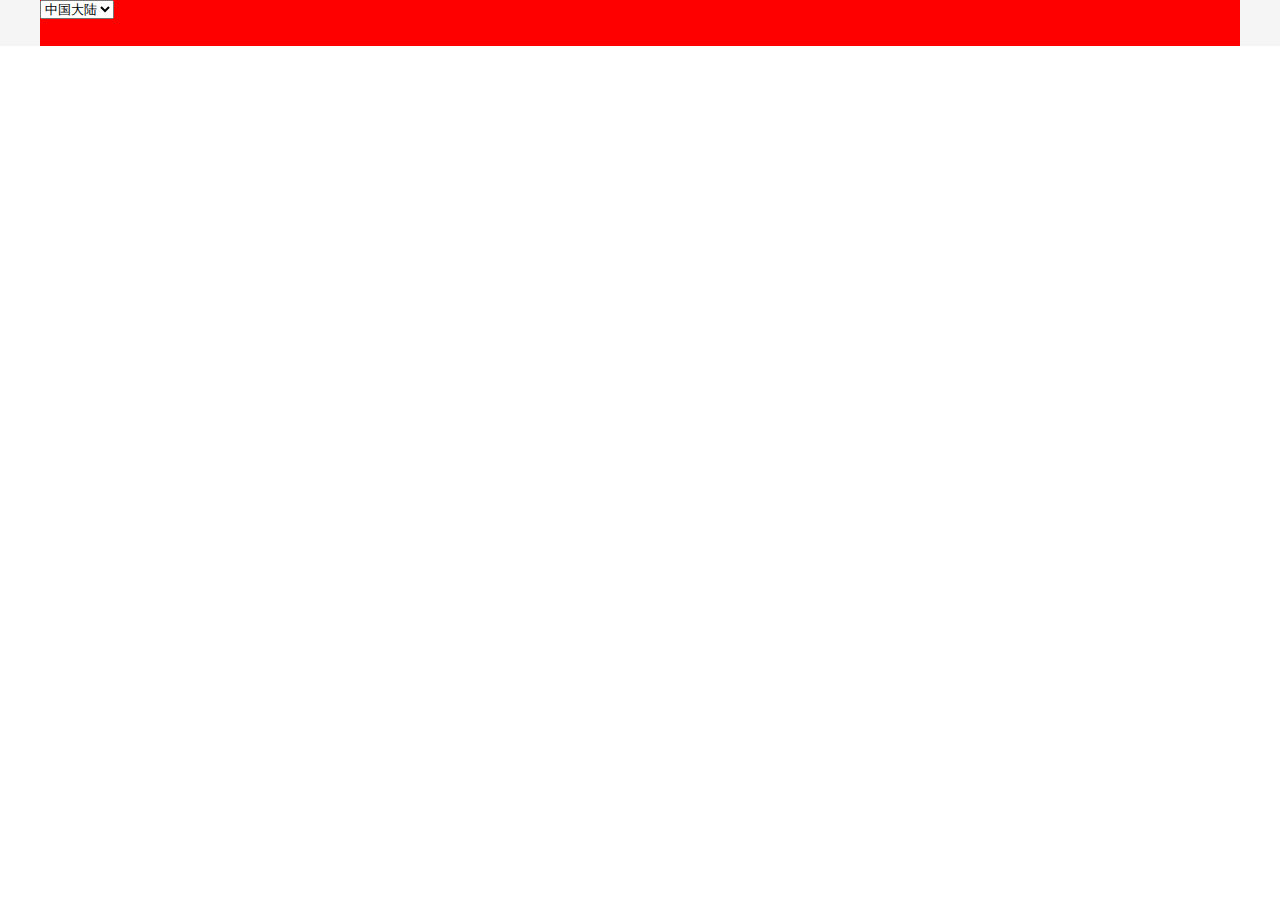
<file: 淘宝/taobao.html>
<!DOCTYPE html>
<html lang="en">
<head>
	<meta charset="UTF-8">
	<title>淘！淘我喜欢</title>
	<link rel="stylesheet" href="css.css">
</head>
<body>
	<div class="top">
		<div class="top-nav w">
			<div top-navz>
				<ul>
					<li>
						<select>
							<option>中国大陆</option>
							<option>美国</option>						
						</select>
					</li>
					<li></li>
					<li></li>
					<li></li>
				</ul>
			</div>
		</div>
	</div>
</body>
</html>
</file>
<file: css/base.css>
blockquote,
body,
button,
dd,
dl,
dt,
fieldset,
form,
h1,
h2,
h3,
h4,
h5,
h6,
hr,
input,
legend,
li,
ol,
p,
pre,
td,
textarea,
th,
ul {
    margin: 0;
    padding: 0;
}

body,
button,
input,
select,
textarea {
    font: 12px/1.5 tahoma, arial, 'Hiragino Sans GB', '\5b8b\4f53', sans-serif;
}

h1,
h2,
h3,
h4,
h5,
h6 {
    font-size: 100%;
}

address,
cite,
dfn,
em,
var {
    font-style: normal;
}

code,
kbd,
pre,
samp {
    font-family: courier new, courier, monospace;
}

small {
    font-size: 12px;
}

ol,
ul {
    list-style: none;
}

a {
    color: #6c6c6c;
    text-decoration: none;
    font-weight: 200;
}

a:hover {
    color: #f40;
    text-decoration: none;
}

sup {
    vertical-align: text-top;
}

sub {
    vertical-align: text-bottom;
}

legend {
    color: #000;
}

fieldset,
img {
    border: 0;
}

button,
input,
select,
textarea {
    font-size: 100%;
    border: none;
    outline: none;
}

button {
    border-radius: 0;
}

table {
    border-collapse: collapse;
    border-spacing: 0;
}

.clearfix::before,
.clearfix::after {
    content: "";
    display: table;
}
.clearfix::after {
    clear: both;
}

body {
    color: #3c3c3c;
    -webkit-font-smoothing: antialiased;
    background-color: #f4f4f4;
    overflow-x: hidden;
}
img {
    vertical-align: middle;
}
.c {
    width: 1190px;
    margin: 0 auto;
}

.h {
    color: #f22e00!important;
}



@font-face {font-family: "iconfont";
  src: url('iconfont.eot?t=1537010969784'); /* IE9*/
  src: url('iconfont.eot?t=1537010969784#iefix') format('embedded-opentype'), /* IE6-IE8 */
  url('[data-uri]') format('woff'),
  url('iconfont.ttf?t=1537010969784') format('truetype'), /* chrome, firefox, opera, Safari, Android, iOS 4.2+*/
  url('iconfont.svg?t=1537010969784#iconfont') format('svg'); /* iOS 4.1- */
}

.iconfont {
  font-family:"iconfont" !important;
  font-size:16px;
  font-style:normal;
  -webkit-font-smoothing: antialiased;
  -moz-osx-font-smoothing: grayscale;
}

.icon-xiaofeizhebaozhang:before { content: "\e600"; }

.icon-xinshoushanglu:before { content: "\e601"; }

.icon-fukuanfangshi:before { content: "\e602"; }

.icon-taobaotese:before { content: "\e603"; }

.icon-menu:before { content: "\e6ac"; }

.icon-xiangji:before { content: "\e7a7"; }

.icon-20gouwuchefill:before { content: "\e638"; }

.icon-start:before { content: "\e606"; }

.icon-search:before { content: "\e60d"; }
</file>
<file: css/index.css>
/* top-nav */
.top-nav {
    background-color: #f5f5f5;
    border-bottom: 1px solid #eee;
}
.top-nav-l {
    float: left;
}
.top-nav-l li {
    float: left;
}
.menu-hd {
    line-height: 35px;
    padding: 0 6px;
    box-sizing: border-box;
}
.arrow-light {
    display: block;
    position: relative;
    padding-right: 19px;
}
.arrow-light::before,
.arrow-light::after {
    content: "";
    position: absolute;
    right: 4px;
}
.arrow-light::before {
    border-top: 3px solid #aaa;
    border-left: 3px solid transparent;
    border-right: 3px solid transparent;
    top: 16px;
}
.arrow-light::after {
    border-top: 3px solid #f5f5f5;
    border-left: 3px solid transparent;
    border-right: 3px solid transparent;
    top: 14px;
}
.login {
    padding-right: 13px;
}
.login a {
    float: left;
}
.login-in {
    margin-right: 7px;
}

/* top-nav-r */
.top-nav-r {
    float: right;
}
.top-nav-r li {
    float: left;
}
.gap {
    margin-right: 7px;
}
.top-nav-r .cls {
    color: #f40
}
.top-nav-r a span {
    float: left;
    width: 12px;
    height: 35px;
    margin-right: 5px;
    text-align: center;
    font-size: 12px;
    color: #ccc;
}
.top-nav-r a:hover span {
    color: #f40
}
.pipe {
    height: 35px;
    line-height: 35px;
    padding: 0 5px;
    font-style: normal;
    color: #ddd;
}

/* hot-banner */
.hot-banner {
    height: 100px;
    background: #ff9000 url(../images/TB1EUOCvYArBKNjSZFLXXc_dVXa-1920-100.jpg) no-repeat top center;
}
.hot-inner-l  a {
    float: left;
    height: 100px;
    padding-top: 10px;
    box-sizing: border-box;
}
.hot-inner-l > a {
    padding: 10px 12px 0 13px;
}
.hot-inner-l a img {
    vertical-align: middle;
}

.hot-inner-l li {
    float: left;
    margin-right: 10px;
}

/* header-content */
.header-content {
    position: relative;
    background-color: #fff;
}
.logo {
    float: left;
}

.search {
    width: 630px;
    height: 140px;
    margin-left: 258px;
    padding-top: 43px;
    box-sizing: border-box;
}
.search-inner {
    height: 87px;
}
.search-tab {
    height: 22px;
    margin-left: 17px;
}
.search-tab li {
    float: left;
    width: 36px;
    height: 22px;
    margin-right: 4px;
    line-height: 22px;
    text-align: center;
}
.search-tab li.active {
    background-image: linear-gradient(to right,#ff9000 0,#ff5000 100%);
    border-radius: 6px 6px 0 0;
}
.search-tab li.active a {
    color: #fff;
}
.search-tab li a {
    color: #f40;
}
.search-tab li:hover {
    color: #FF5400;
    background-color: #FFEEE5;
}
.search-box {
    height: 40px;
}
.search-input {
    float: left;
    width: 556px;
    height: 40px;
    border-radius: 20px 0 0 20px;
    border: 2px solid #ff5000;
    box-sizing: border-box;
    border-right: none;
    position: relative;
}
.search-input input {
    width: 100%;
    height: 36px;
    border: none;
    outline: none;
    border-radius: 20px 0 0 20px;
    text-indent: 34px;
    color: #848484;
}
.icon-search {
    position: absolute;
    top: 6px;
    left: 14px;
    color: #ccc;
}
.icon-xiangji {
    position: absolute;
    top: 18px;
    right: 30px;
    font-size: 30px;
    color: #ccc;
    line-height: 0;
}
.search-button {
    float: left;
    width: 74px;
    height: 40px;
    background-color: #f40;
    border-radius: 0 20px 20px 0;
}
.search-button button {
    width: 100%;
    height: 100%;
    border: none;
    outline: none;
    background: 0 0;
    border-radius: 0 20px 20px 0;
    background-image: linear-gradient(to right,#ff9000 0,#ff5000 100%);
    font-size: 18px;
    font-weight: 700;
    color: #FFF;
    cursor: pointer;
}
.hot-word {
    padding-top: 5px;
    height: 18px;
    line-height: 18px;
}

/* erweima */
.erweima {
    position: absolute;
    top: 43px;
    right: 110px;
}
.erweima .pic-box-show {
    display: block;
    width: 74px;
    height: 88px;
    border: 1px solid #eee;
    text-align: center;
}
.erweima span {
    display: block;
    margin: 4px auto 0;
    color: #f40;
}
.erweima img {
    width: 62px;
}
.erweima .close {
    position: absolute;
    top: 0;
    left: -15px;
    width: 14px;
    height: 14px;
    line-height: 14px;
    border: 1px solid #eee;
    color: #ddd;
    text-align: center;
    font-family: simsun;
}

/* container */
.nav-site {
    height: 30px;
    background-image: linear-gradient(to right,#ff9000 0,#ff5000 100%);
}
.two-adv {
    position: relative;
}
.adv-l,
.adv-r {
    position: absolute;
    top: -140px;
}
.adv-l {
    left: -358px;
}
.adv-r {
    right: -358px;;
}

.tb-nav h2 {
    float: left;
    width: 190px;
    height: 30px;
    line-height: 30px;
    font-size: 16px;
    background-color: #ff5000;
    color: #fff;
    text-align: center;
}
.tb-nav ul {
    float: left;
}
.tb-nav ul li {
    float: left;
    margin: 0 3px;
    padding: 0 4px;
    font-size: 16px;
    color: #fff;
    line-height: 28px;
}
.tb-nav ul:nth-of-type(2) li,
.tb-nav ul:nth-of-type(3) li
 {
    font-size: 14px;
    padding: 0;
    margin: 0;
    margin-left: 7px;
}
.tb-nav ul li a {
    float: left;
    padding: 0 5px;
    line-height: 30px;
    color: #fff;
    font-weight: 700;
}
.tb-nav ul li img {
    vertical-align: top;
    height: 30px;
}

.content-left {
    float: left;
    width: 900px;
}
.content-list {
    float: left;
    width: 190px;
    height: 522px;
    background-color: #fff;
    padding-top: 5px;
    border: 1px solid #ff5000;
    border-top: none;
    box-sizing: border-box;
}
.content-list li {
    padding-left: 25px;
    padding-right: 19px;
    height: 32px;
    line-height: 32px;
    font-size: 14px;
    font-weight: 400;
    color: #666;
    position: relative;
}
.content-list li a:hover {
    text-decoration: underline;
}
.content-list li:hover {
    color: #FF5000;
    background-color: #ffe4dc;
}
.content-list li:hover a {
    color: #FF5000;
}
.content-list li i {
    position: absolute;
    top: 0;
    right: 10px;
    font-size: 12px;
    font-family: consolas;
}
/* core */
.core {
    float: left;
    width: 520px;
    height: 512px;
    margin-top: 10px;
    margin-left: 10px;
}
.banner {
    position: relative;
}
.banner:hover .arrow {
    display: block;
}
.arrow {
    display: none;
}
.arrow #arr_left,
.arrow #arr_right {
    position: absolute;
    top: 50%;
    width: 20px;
    height: 30px;
    line-height: 30px;
    color: #fff;
    /* text-align: center; */
    font-size: 16px;
    transform: translateY(-50%);
    background-color: rgba(0, 0, 0, .3);
    font-family: simsun;
    font-weight: 700;
}
.arrow #arr_left:hover,
.arrow #arr_right:hover {
    background-color: rgba(0, 0, 0, .6);
}
.arrow #arr_left {
    left: 0;
    border-radius: 0 20px 20px 0;
    text-indent: 3px;
}
.arrow #arr_right {
    right: 0;
    text-indent: 8px;
    border-radius: 20px 0 0 20px;
}
.banner ol {
    background-color: rgba(255, 255, 255, .3);
    border-radius: 8px;    
    position: absolute;
    bottom: 15px;
    left: 50%;
    transform: translateX(-50%)
}
.banner ol li {
    float: left;
    width: 8px;
    height: 8px;
    background-color: #fff;
    border-radius: 50%;
    margin: 3px;
}
.banner ol li.cur {
    background-color: #ff5000;
}
.t-nav {
    position: relative;
    margin-top: 11px;
    padding-bottom: 3px;
}
.t-nav > span {
    padding-left: 136px;
}
.t-nav p {
    float: right;
}
.t-nav p .t-num {
    color: #ff1648;
}
.t-nav-pic {
    width: 136px;
    height: 19px;
    background: url(../images/t-mall-small.png) no-repeat;
    position: absolute;
    top: 0;
    left: 0;
}
.t-line {
    position: absolute;
    width: 100%;
    left: 0;
    bottom: 0;
    display: flex;
}
.t-line li {
    flex: 1;
    height: 3px;
    background-color: #ff1648;
}
.t-line li.t-sel {
    background-color: #000;
}
.s-banner {
    background-color: #fff;
    position: relative;
}
.s-banner:hover > .arrow {
    display: block;
}
.s-banner li a {
    float: left;
    border-left: 1px solid #eee;
    box-sizing: border-box;
}
.s-banner li a:first-child {
    border: none;
    margin-left: -3px;
}
.s-banner li a img {
    width: 100%;
}

/* sub-cloumn */
.sub-cloumn {
    width: 160px;
    height: 512px;
    float: right;
    margin-top: 10px;
    margin-right: 10px;
}
.sub-cloumn p {
    line-height: 26px;
    margin-top: 6px;
    font-size: 12px;
    font-weight: 400;
    color: #a1a1a1;
}

.head-line {
    float: left;
    width: 890px;
    height: 100px;
    margin-top: 10px;
    background-color: #fff;
    padding: 14px 14px 12px 20px;
    box-sizing: border-box;
    position: relative;
}
.head-line h3 {
    float: left;
    width: 180px;
    height: 73px;
    background: url(../images/toutiao.png) no-repeat 0 14px;
}
.head-line h3 p {
    margin-top: 42px;
    height: 24px;
    line-height: 24px;
    color: #999;
    font-weight: normal;
}
.head-line-bd {
    width: 676px;
    height: 73px;
    margin-left: 180px;
}
.head-line-bd dt {
    float: left;
    width: 130px;
    height: 73px;
}
.head-line-bd dt img {
    width: 100%;
    height: 100%;
}
.head-line-bd dd {
    margin-left: 144px;
}
.head-line-bd dd h4 {
    font-size: 16px;
}
.head-line-bd dd p {
    font-size: 14px;
    color: #666;
}
.head-line-bd dd h4 a {
    color: #333;
}
.more {
    position: absolute;
    top: 14px;
    right: 16px;
    font-family: simsun;
}

/* content-right */
.content-right {
    float: right;
    width: 290px;
    height: 630px;
    margin-top: 10px;
}
.user-site {
    width: 290px;
    height: 132px;
    padding: 3px 0 10px 0;
    background: #ffurl(../images/user.png) no-repeat;
    background-size: 290px 145px;
}
.touxiang {
    width: 74px;
    height: 56px;
    margin: 0 auto;
    overflow: hidden;
}
.touxiang a {
    display: block;
    width: 50px;
    height: 50px;
    margin: 4px auto 0;
    text-align: center;
    border-radius: 50%;
    overflow: hidden;
    border: 1px solid #ff
}
.user-sayHi {
    display: block;
    text-align: center;
    height: 17px;
    line-height: 17px;
}
.user-hd p {
    text-align: center;
}
.user-hd p a {
    position: relative;
    display: inline-block;
    padding: 0 10px 0 20px;
    background-color: #ffe4db;
    font-size: 12px;
    line-height: 17px;
    border-radius: 9px;
}
.user-hd p span {
    position: absolute;
    top: 0;
    left: 0;
    width: 16px;
    height: 16px;
    background: url(../images/sprite1.png) no-repeat;
}
.user-hd p .tjb-ico {
    background-position: 0 -572px;
}
.user-hd p .hy-ico {
    background-position: 0 -528px;
}

.user-btn {
    height: 40px;
    padding-left: 15px;
    overflow: hidden;
}
.user-btn-sub {
    height: 25px;
    margin-top: 8px;
}
.login-btn,
.register-btn,
.kaidian-btn {
    float: left;
    height: 25px;
    text-align: center;
    font-size: 14px;
    color: #fff;
    font-weight: 700;
    background-image: linear-gradient(to right,#ff5000 0,#ff6f06 100%);
    border-radius: 4px;
}
.login-btn {
    width: 92px;
    margin-right: 7px;
}
.register-btn,
.kaidian-btn {
    width: 75px;
}
.register-btn {
    margin-right: 7px;
}

.tip-info {
    height: 26px;
}
.tip-info a {
    display: block;
    padding-left: 82px;
    background-color: #ffe4dd;
    color: #f40;
    line-height: 26px;
    position: relative;
}
.tip-info a span {
    position: absolute;
    right: 52px;
    top: 9px;
    border-width: 5px 0 5px 7px;
    border-style: solid;
    border-color: transparent transparent transparent #f40;
}

.notice {
    height: 98px;
    padding-top: 10px;
    background-color: #fff;
}
.notice-hd li {
    float: left;
    width: 32px;
    text-align: center;
    margin: 0 11px;
}
.notice-hd {
    margin-top: 4px;
    padding: 0 8px;
}
.notice-hd li a {
    display: block;
}
.notice-hd li.active {
    border-bottom: 2px solid #f40;
}
.notice-hd li.active a {
    font-weight: 700;
}
.notice-bd {
    height: 65px;
}
.notice-bd ul {
    height: 50px;
    padding-top: 9px;
    padding-bottom: 6px;
    margin: 0 12px;
}
.notice-bd ul li {
    float: left;
    width: 130px;
    height: 25px;
    line-height: 25px;
}
.notice-bd .first-n {
    width: 260px;
}

/* tb-moudle */
.tb-moudle {
    height: 232px;
    background-color: #fff;
    border-top: 1px solid #f4f4f4;
}
.tb-moudle ul {
    width: 294px;
}
.tb-moudle li {
    float: left;
    width: 73px;
    height: 77px;
    border: 1px solid #f4f4f4;
    border-top-color: transparent;
    border-left-color: transparent;
    box-sizing: border-box;
    text-align: center;
}
.tb-moudle li a {
    display: block;
}
.tb-moudle li.min {
    width: 72px;
}
.tb-moudle li span {
    display: inline-block;
    width: 24px;
    height: 24px;
    margin-top: 11px;
    background: url(../images/sprite1.png) no-repeat 0 0;
}
.tb-moudle li p {
    line-height: 24px;
    color: #333;
}
.tb-moudle li:nth-of-type(2) span {
    background-position: 0 -45px;
}
.tb-moudle li:nth-of-type(3) span {
    background-position: 0 -90px;
}
.tb-moudle li:nth-of-type(4) span {
    background-position: 0 -133px;
}
.tb-moudle li:nth-of-type(5) span {
    background-position: 0 -174px;
}
.tb-moudle li:nth-of-type(6) span {
    background-position: 0 -222px;
}
.tb-moudle li:nth-of-type(7) span {
    background-position: 0 -264px;
}
.tb-moudle li:nth-of-type(8) span {
    background-position: 0 -310px;
}
.tb-moudle li:nth-of-type(9) span {
    background-position: 0 -352px;
}
.tb-moudle li:nth-of-type(10) span {
    background-position: 0 -397px;
}
.tb-moudle li:nth-of-type(11) span {
    background-position: 0 -440px;
}
.tb-moudle li:nth-of-type(12) span {
    background-position: 0 -484px;
}
/* tb-app */
.tb-app {
    height: 111px;
    background-color: #fff;
}
.tb-app h3 {
    position: relative;
    height: 30px;
    line-height: 30px;
    padding-left: 14px;
    font-size: 14px;
}
.tb-app h3 a {
    position: absolute;
    right: 10px;
    top: 0;
    font-size: 12px;
    font-family: simsun;
}
.tb-app h3 a:hover {
    color: #f40;
}
.tb-app ul {
    padding-left: 14px;
    overflow: hidden;
}
.tb-app li {
    float: left;
    width: 32px;
    height: 32px;
    margin-right: 21px;
    margin-bottom: 8px;
}
.tb-app li img {
    display: block;
    width: 100%;
}

/* layer */
.layer {
    height: 180px;
    padding-top: 40px;
}
.layer .last-layer-item {
    float: left;
    width: 25%;
    padding: 0 25px;
    box-sizing: border-box;
}
.layer .last-layer-item h4 {
    height: 48px;
    line-height: 48px;
    font-size: 16px;
}
.layer .last-layer-item h4 span {
    float: left;
    font-size: 32px;
    color: #999;
    margin-right: 5px;
}
.layer .last-layer-item li {
    float: left;
    height: 21px;
    line-height: 21px;
    margin-right: 10px;
}

/* footer-hd */
.footer {
    background-color: #fff;
}
.footer-hd {
    height: 71px;
    padding-top: 7px;
    border-top: 1px solid #ddd;
}
.footer-hd p {
    line-height: 27px;
    margin-bottom: 8px;
}
.footer-hd p span {
    color: #ddd;
}

.footer-bd {
    border-top: 1px solid #ddd;
    padding-top: 8px;   
}
.footer-bd p {
    padding-bottom: 8px;
}
.footer-bd p span {
    color: #ddd;
}
.footer-bd p:first-child em {
    margin-left: 30px;
}
.footer-bd p em {
    color: #9c9c9c;
}
.wangjing {
    display: inline-block;
    width: 20px;
    height: 20px;
    margin: 0 2px;
    background: url(../images/footer.jpg) no-repeat -861px 0;
    vertical-align: bottom;
}
.footer-bd p {
    overflow: hidden;
}
.footer-bd p:last-child a {
    float: left;
    margin-right: 15px;
}
.footer-bd p:last-child i {
    float: left;
    width: 36px;
    height: 40px;
    background: url(../images/T1FeW3XXNfXXXXXXXX-36-36.gif) no-repeat;
}
.footer-bd p:last-child a:nth-of-type(2) i {
    width: 30px;
    height: 40px;
    background: url(../images/footer.jpg) no-repeat 0 0;
} 
.footer-bd p:last-child a:nth-of-type(3) i {
    width: 33px;
    height: 40px;
    background: url(../images/footer.jpg) no-repeat -40px 0;
}  
.footer-bd p:last-child a:nth-of-type(4) i {
    width: 50px;
    height: 40px;
    background: url(../images/footer.jpg) no-repeat -80px 0;
}
.footer-bd p:last-child a:nth-of-type(5) i {
    width: 83px;
    height: 40px;
    background: url(../images/footer.jpg) no-repeat -140px 0;
}  
.footer-bd p:last-child a:nth-of-type(6) i {
    width: 94px;
    height: 40px;
    background: url(../images/footer.jpg) no-repeat -240px 0;
}  
.footer-bd p:last-child a:nth-of-type(7) i {
    width: 250px;
    height: 40px;
    background: url(../images/TB1N7kwRVXXXXbAapXXXXXXXXXX-500-127.png) no-repeat 0 -18px;
}    
.footer-bd p:last-child a:nth-of-type(8) i {
    width: 105px;
    height: 40px;
    background: url(../images/footer.jpg) no-repeat -650px 0;
}   
.footer-bd p:last-child a:nth-of-type(9) i {
    width: 82px;
    height: 40px;
    background: url(../images/footer.jpg) no-repeat -345px 0;
}   
.footer-bd p:last-child a:nth-of-type(10) i {
    width: 97px;
    height: 40px;
    background: url(../images/footer.jpg) no-repeat -761px 0;
} 
.footer-bd p:last-child a:nth-of-type(11) i {
    width: 249px;
    height: 40px;
    background: url(../images/footer.jpg) no-repeat -884px 0;
}  


.main {
    height: 500px;
    background-color: #fff;
}
</file>
<file: fonts/iconfont.css>
@font-face {font-family: "iconfont";
  src: url('iconfont.eot?t=1537010969784'); /* IE9*/
  src: url('iconfont.eot?t=1537010969784#iefix') format('embedded-opentype'), /* IE6-IE8 */
  url('[data-uri]') format('woff'),
  url('iconfont.ttf?t=1537010969784') format('truetype'), /* chrome, firefox, opera, Safari, Android, iOS 4.2+*/
  url('iconfont.svg?t=1537010969784#iconfont') format('svg'); /* iOS 4.1- */
}

.iconfont {
  font-family:"iconfont" !important;
  font-size:16px;
  font-style:normal;
  -webkit-font-smoothing: antialiased;
  -moz-osx-font-smoothing: grayscale;
}

.icon-xiaofeizhebaozhang:before { content: "\e600"; }

.icon-xinshoushanglu:before { content: "\e601"; }

.icon-fukuanfangshi:before { content: "\e602"; }

.icon-taobaotese:before { content: "\e603"; }

.icon-menu:before { content: "\e6ac"; }

.icon-xiangji:before { content: "\e7a7"; }

.icon-20gouwuchefill:before { content: "\e638"; }

.icon-start:before { content: "\e606"; }

.icon-search:before { content: "\e60d"; }
</file>
<file: 淘宝/css.css>
* {
	margin: 0;
	padding: 0;
}
a {
	text-decoration: none;
}
li {
	list-style: none;
	
}
.w {
	width: 1200px;
	margin: auto;
}
.top {
	background-color: #f5f5f5;
	font-size: 12px;
}
.top-nav {
	height: 46px;
	background-color: red;
}
</file>
<file: fonts/demo.css>
*{margin: 0;padding: 0;list-style: none;}
/*
KISSY CSS Reset
理念：1. reset 的目的不是清除浏览器的默认样式，这仅是部分工作。清除和重置是紧密不可分的。
2. reset 的目的不是让默认样式在所有浏览器下一致，而是减少默认样式有可能带来的问题。
3. reset 期望提供一套普适通用的基础样式。但没有银弹，推荐根据具体需求，裁剪和修改后再使用。
特色：1. 适应中文；2. 基于最新主流浏览器。
维护：玉伯<lifesinger@gmail.com>, 正淳<ragecarrier@gmail.com>
 */

/** 清除内外边距 **/
body, h1, h2, h3, h4, h5, h6, hr, p, blockquote, /* structural elements 结构元素 */
dl, dt, dd, ul, ol, li, /* list elements 列表元素 */
pre, /* text formatting elements 文本格式元素 */
form, fieldset, legend, button, input, textarea, /* form elements 表单元素 */
th, td /* table elements 表格元素 */ {
  margin: 0;
  padding: 0;
}

/** 设置默认字体 **/
body,
button, input, select, textarea /* for ie */ {
  font: 12px/1.5 tahoma, arial, \5b8b\4f53, sans-serif;
}
h1, h2, h3, h4, h5, h6 { font-size: 100%; }
address, cite, dfn, em, var { font-style: normal; } /* 将斜体扶正 */
code, kbd, pre, samp { font-family: courier new, courier, monospace; } /* 统一等宽字体 */
small { font-size: 12px; } /* 小于 12px 的中文很难阅读，让 small 正常化 */

/** 重置列表元素 **/
ul, ol { list-style: none; }

/** 重置文本格式元素 **/
a { text-decoration: none; }
a:hover { text-decoration: underline; }


/** 重置表单元素 **/
legend { color: #000; } /* for ie6 */
fieldset, img { border: 0; } /* img 搭车：让链接里的 img 无边框 */
button, input, select, textarea { font-size: 100%; } /* 使得表单元素在 ie 下能继承字体大小 */
/* 注：optgroup 无法扶正 */

/** 重置表格元素 **/
table { border-collapse: collapse; border-spacing: 0; }

/* 清除浮动 */
.ks-clear:after, .clear:after {
  content: '\20';
  display: block;
  height: 0;
  clear: both;
}
.ks-clear, .clear {
  *zoom: 1;
}

.main {
  padding: 30px 100px;
width: 960px;
margin: 0 auto;
}
.main h1{font-size:36px; color:#333; text-align:left;margin-bottom:30px; border-bottom: 1px solid #eee;}

.helps{margin-top:40px;}
.helps pre{
  padding:20px;
  margin:10px 0;
  border:solid 1px #e7e1cd;
  background-color: #fffdef;
  overflow: auto;
}

.icon_lists{
  width: 100% !important;

}

.icon_lists li{
  float:left;
  width: 100px;
  height:180px;
  text-align: center;
  list-style: none !important;
}
.icon_lists .icon{
  font-size: 42px;
  line-height: 100px;
  margin: 10px 0;
  color:#333;
  -webkit-transition: font-size 0.25s ease-out 0s;
  -moz-transition: font-size 0.25s ease-out 0s;
  transition: font-size 0.25s ease-out 0s;

}
.icon_lists .icon:hover{
  font-size: 100px;
}



.markdown {
  color: #666;
  font-size: 14px;
  line-height: 1.8;
}

.highlight {
  line-height: 1.5;
}

.markdown img {
  vertical-align: middle;
  max-width: 100%;
}

.markdown h1 {
  color: #404040;
  font-weight: 500;
  line-height: 40px;
  margin-bottom: 24px;
}

.markdown h2,
.markdown h3,
.markdown h4,
.markdown h5,
.markdown h6 {
  color: #404040;
  margin: 1.6em 0 0.6em 0;
  font-weight: 500;
  clear: both;
}

.markdown h1 {
  font-size: 28px;
}

.markdown h2 {
  font-size: 22px;
}

.markdown h3 {
  font-size: 16px;
}

.markdown h4 {
  font-size: 14px;
}

.markdown h5 {
  font-size: 12px;
}

.markdown h6 {
  font-size: 12px;
}

.markdown hr {
  height: 1px;
  border: 0;
  background: #e9e9e9;
  margin: 16px 0;
  clear: both;
}

.markdown p,
.markdown pre {
  margin: 1em 0;
}

.markdown > p,
.markdown > blockquote,
.markdown > .highlight,
.markdown > ol,
.markdown > ul {
  width: 80%;
}

.markdown ul > li {
  list-style: circle;
}

.markdown > ul li,
.markdown blockquote ul > li {
  margin-left: 20px;
  padding-left: 4px;
}

.markdown > ul li p,
.markdown > ol li p {
  margin: 0.6em 0;
}

.markdown ol > li {
  list-style: decimal;
}

.markdown > ol li,
.markdown blockquote ol > li {
  margin-left: 20px;
  padding-left: 4px;
}

.markdown code {
  margin: 0 3px;
  padding: 0 5px;
  background: #eee;
  border-radius: 3px;
}

.markdown pre {
  border-radius: 6px;
  background: #f7f7f7;
  padding: 20px;
}

.markdown pre code {
  border: none;
  background: #f7f7f7;
  margin: 0;
}

.markdown strong,
.markdown b {
  font-weight: 600;
}

.markdown > table {
  border-collapse: collapse;
  border-spacing: 0px;
  empty-cells: show;
  border: 1px solid #e9e9e9;
  width: 95%;
  margin-bottom: 24px;
}

.markdown > table th {
  white-space: nowrap;
  color: #333;
  font-weight: 600;

}

.markdown > table th,
.markdown > table td {
  border: 1px solid #e9e9e9;
  padding: 8px 16px;
  text-align: left;
}

.markdown > table th {
  background: #F7F7F7;
}

.markdown blockquote {
  font-size: 90%;
  color: #999;
  border-left: 4px solid #e9e9e9;
  padding-left: 0.8em;
  margin: 1em 0;
  font-style: italic;
}

.markdown blockquote p {
  margin: 0;
}

.markdown .anchor {
  opacity: 0;
  transition: opacity 0.3s ease;
  margin-left: 8px;
}

.markdown .waiting {
  color: #ccc;
}

.markdown h1:hover .anchor,
.markdown h2:hover .anchor,
.markdown h3:hover .anchor,
.markdown h4:hover .anchor,
.markdown h5:hover .anchor,
.markdown h6:hover .anchor {
  opacity: 1;
  display: inline-block;
}

.markdown > br,
.markdown > p > br {
  clear: both;
}


.hljs {
  display: block;
  background: white;
  padding: 0.5em;
  color: #333333;
  overflow-x: auto;
}

.hljs-comment,
.hljs-meta {
  color: #969896;
}

.hljs-string,
.hljs-variable,
.hljs-template-variable,
.hljs-strong,
.hljs-emphasis,
.hljs-quote {
  color: #df5000;
}

.hljs-keyword,
.hljs-selector-tag,
.hljs-type {
  color: #a71d5d;
}

.hljs-literal,
.hljs-symbol,
.hljs-bullet,
.hljs-attribute {
  color: #0086b3;
}

.hljs-section,
.hljs-name {
  color: #63a35c;
}

.hljs-tag {
  color: #333333;
}

.hljs-title,
.hljs-attr,
.hljs-selector-id,
.hljs-selector-class,
.hljs-selector-attr,
.hljs-selector-pseudo {
  color: #795da3;
}

.hljs-addition {
  color: #55a532;
  background-color: #eaffea;
}

.hljs-deletion {
  color: #bd2c00;
  background-color: #ffecec;
}

.hljs-link {
  text-decoration: underline;
}

pre{
  background: #fff;
}
</file>
